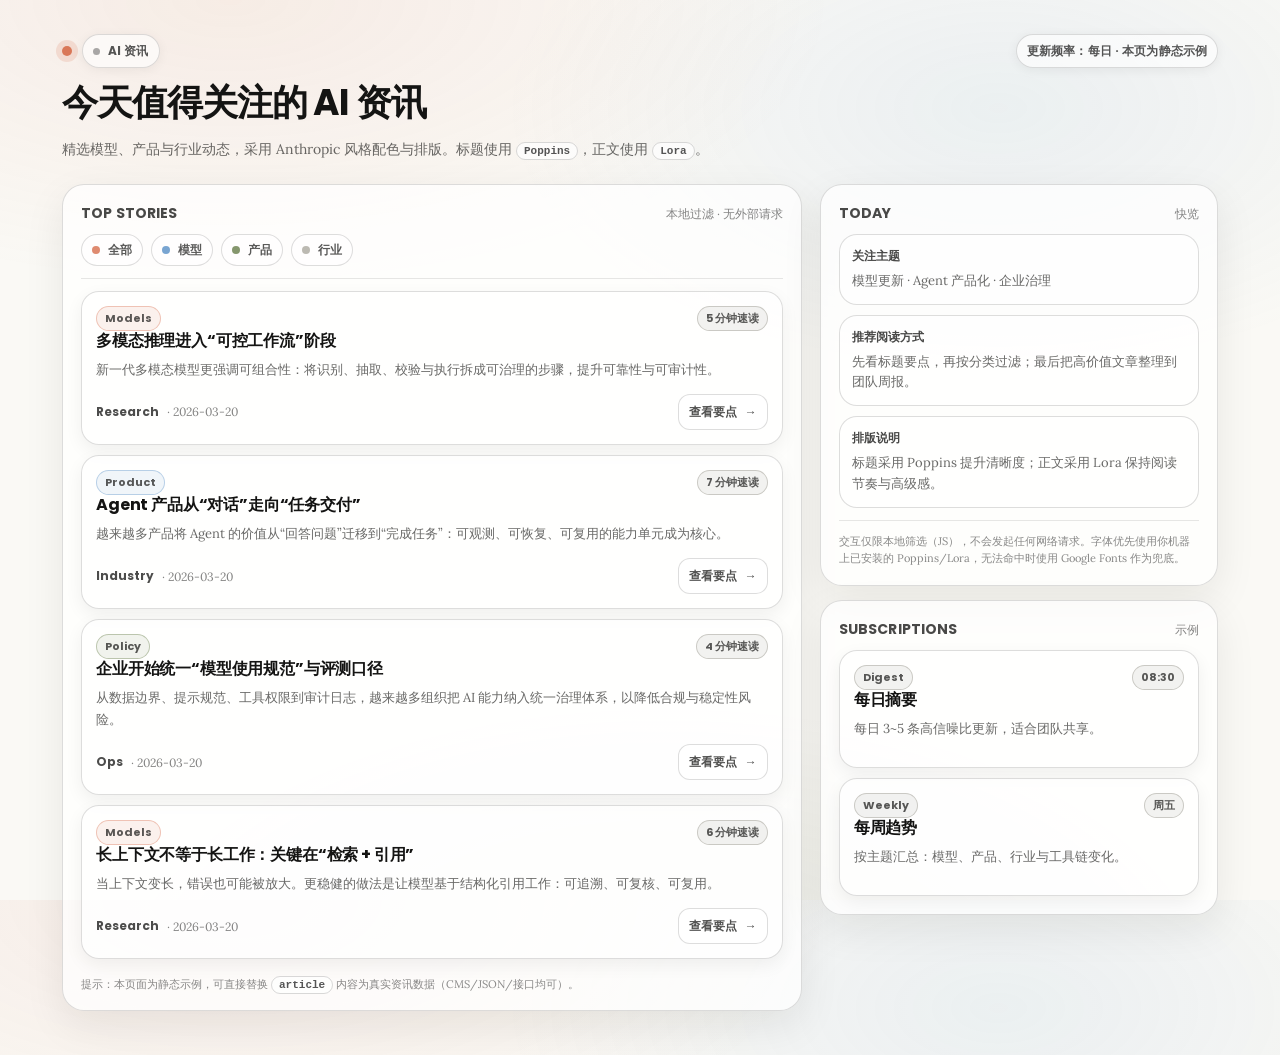
<file: slides/ai-news/index.html>
<!doctype html>
<html lang="zh-CN">
  <head>
    <meta charset="UTF-8" />
    <meta name="viewport" content="width=device-width, initial-scale=1" />
    <title>AI 资讯 · Anthropic 风格</title>

    <!-- Optional online fallback (kept lightweight). Local installed fonts take precedence. -->
    <link rel="preconnect" href="https://fonts.googleapis.com" />
    <link rel="preconnect" href="https://fonts.gstatic.com" crossorigin />
    <link
      href="https://fonts.googleapis.com/css2?family=Lora:wght@400;500;600;700&family=Poppins:wght@500;600;700;800&display=swap"
      rel="stylesheet"
    />

    <style>
      :root {
        --bg: #faf9f5;
        --card: rgba(255, 255, 255, 0.72);
        --stroke: rgba(20, 20, 19, 0.14);
        --stroke-strong: rgba(20, 20, 19, 0.22);
        --shadow: 0 14px 40px rgba(20, 20, 19, 0.08);

        --text: #141413;
        --muted: rgba(20, 20, 19, 0.64);
        --muted2: rgba(20, 20, 19, 0.52);

        --accent: #d97757;
        --accent2: #6a9bcc;
        --accent3: #788c5d;

        --radius: 22px;
        --radius2: 18px;
      }

      * {
        box-sizing: border-box;
      }

      html,
      body {
        height: 100%;
      }

      body {
        margin: 0;
        background: radial-gradient(1100px 520px at 18% 0%, rgba(217, 119, 87, 0.10), transparent 55%),
          radial-gradient(900px 480px at 78% 12%, rgba(106, 155, 204, 0.10), transparent 55%),
          radial-gradient(1000px 520px at 52% 110%, rgba(120, 140, 93, 0.10), transparent 55%),
          var(--bg);
        color: var(--text);
        -webkit-font-smoothing: antialiased;
        -moz-osx-font-smoothing: grayscale;
        font-family: Lora, Georgia, serif;
      }

      .wrap {
        max-width: 1200px;
        margin: 0 auto;
        padding: 34px 22px 44px;
      }

      header {
        display: grid;
        gap: 14px;
        align-items: start;
      }

      .topline {
        display: flex;
        align-items: center;
        justify-content: space-between;
        gap: 12px;
        flex-wrap: wrap;
      }

      .brand {
        display: inline-flex;
        align-items: center;
        gap: 10px;
      }

      .mark {
        width: 10px;
        height: 10px;
        border-radius: 999px;
        background: var(--accent);
        box-shadow: 0 0 0 6px rgba(217, 119, 87, 0.18);
      }

      .pill {
        display: inline-flex;
        align-items: center;
        gap: 8px;
        padding: 7px 10px;
        border-radius: 999px;
        border: 1px solid var(--stroke);
        background: rgba(255, 255, 255, 0.62);
        box-shadow: 0 2px 12px rgba(20, 20, 19, 0.06);
        font-family: Poppins, Arial, sans-serif;
        font-size: 12px;
        font-weight: 650;
        color: rgba(20, 20, 19, 0.72);
        letter-spacing: 0.01em;
      }

      .pill .dot {
        width: 7px;
        height: 7px;
        border-radius: 999px;
        background: rgba(20, 20, 19, 0.36);
      }

      h1 {
        margin: 0;
        font-family: Poppins, Arial, sans-serif;
        font-size: 36px;
        line-height: 1.15;
        letter-spacing: -0.03em;
      }

      .subtitle {
        margin: 0;
        max-width: 980px;
        font-size: 14px;
        line-height: 1.75;
        color: var(--muted);
      }

      .grid {
        margin-top: 22px;
        display: grid;
        grid-template-columns: 1fr;
        gap: 14px;
      }

      @media (min-width: 980px) {
        .grid {
          grid-template-columns: 1.3fr 0.7fr;
          gap: 18px;
          align-items: start;
        }
      }

      .card {
        border-radius: var(--radius);
        border: 1px solid var(--stroke);
        background: var(--card);
        box-shadow: var(--shadow);
        padding: 18px;
      }

      .card:hover {
        border-color: var(--stroke-strong);
      }

      .section-title {
        display: flex;
        align-items: baseline;
        justify-content: space-between;
        gap: 12px;
        margin-bottom: 10px;
      }

      .section-title h2 {
        margin: 0;
        font-family: Poppins, Arial, sans-serif;
        font-size: 14px;
        letter-spacing: 0.01em;
        text-transform: uppercase;
        color: rgba(20, 20, 19, 0.78);
      }

      .section-title .meta {
        font-size: 12px;
        color: var(--muted2);
      }

      .filters {
        display: flex;
        flex-wrap: wrap;
        gap: 8px;
      }

      .chip {
        display: inline-flex;
        align-items: center;
        gap: 8px;
        border-radius: 999px;
        border: 1px solid var(--stroke);
        background: rgba(255, 255, 255, 0.62);
        padding: 6px 10px;
        font-family: Poppins, Arial, sans-serif;
        font-size: 12px;
        font-weight: 600;
        color: rgba(20, 20, 19, 0.70);
        user-select: none;
      }

      .chip i {
        width: 8px;
        height: 8px;
        border-radius: 999px;
        display: inline-block;
      }

      .chip:nth-child(1) i {
        background: rgba(217, 119, 87, 0.85);
      }
      .chip:nth-child(2) i {
        background: rgba(106, 155, 204, 0.90);
      }
      .chip:nth-child(3) i {
        background: rgba(120, 140, 93, 0.90);
      }
      .chip:nth-child(4) i {
        background: rgba(176, 174, 165, 0.85);
      }

      .list {
        display: grid;
        gap: 10px;
      }

      article {
        border-radius: var(--radius2);
        border: 1px solid var(--stroke);
        background: rgba(255, 255, 255, 0.66);
        padding: 14px;
        box-shadow: 0 6px 18px rgba(20, 20, 19, 0.06);
        transition: transform 160ms ease, border-color 160ms ease, box-shadow 160ms ease;
      }

      article:hover {
        transform: translateY(-1px);
        border-color: var(--stroke-strong);
        box-shadow: 0 14px 26px rgba(20, 20, 19, 0.10);
      }

      .a-head {
        display: flex;
        align-items: flex-start;
        justify-content: space-between;
        gap: 12px;
      }

      .tag {
        display: inline-flex;
        align-items: center;
        border-radius: 999px;
        padding: 3px 8px;
        border: 1px solid var(--stroke);
        background: rgba(255, 255, 255, 0.68);
        font-family: Poppins, Arial, sans-serif;
        font-size: 11px;
        font-weight: 700;
        color: rgba(20, 20, 19, 0.70);
        white-space: nowrap;
      }

      .tag.orange {
        border-color: rgba(217, 119, 87, 0.38);
        background: rgba(217, 119, 87, 0.10);
      }

      .tag.blue {
        border-color: rgba(106, 155, 204, 0.42);
        background: rgba(106, 155, 204, 0.10);
      }

      .tag.green {
        border-color: rgba(120, 140, 93, 0.45);
        background: rgba(120, 140, 93, 0.10);
      }

      .tag.gray {
        border-color: rgba(176, 174, 165, 0.60);
        background: rgba(176, 174, 165, 0.16);
      }

      h3 {
        margin: 0;
        font-family: Poppins, Arial, sans-serif;
        font-size: 16px;
        line-height: 1.25;
        letter-spacing: -0.01em;
      }

      .excerpt {
        margin-top: 8px;
        font-size: 13px;
        line-height: 1.7;
        color: var(--muted);
      }

      .row {
        margin-top: 12px;
        display: flex;
        gap: 10px;
        align-items: center;
        justify-content: space-between;
        flex-wrap: wrap;
      }

      .source {
        display: inline-flex;
        align-items: center;
        gap: 8px;
        font-size: 12px;
        color: var(--muted2);
      }

      .source b {
        font-family: Poppins, Arial, sans-serif;
        font-weight: 700;
        color: rgba(20, 20, 19, 0.76);
      }

      .btn {
        display: inline-flex;
        align-items: center;
        gap: 8px;
        padding: 8px 10px;
        border-radius: 12px;
        border: 1px solid var(--stroke);
        background: rgba(255, 255, 255, 0.70);
        font-family: Poppins, Arial, sans-serif;
        font-size: 12px;
        font-weight: 650;
        color: rgba(20, 20, 19, 0.74);
        text-decoration: none;
      }

      .btn:hover {
        border-color: var(--stroke-strong);
      }

      .btn .arr {
        font-weight: 900;
      }

      .sidebar {
        display: grid;
        gap: 14px;
      }

      .kpi {
        display: grid;
        gap: 10px;
      }

      .kpi .box {
        border-radius: var(--radius2);
        border: 1px solid var(--stroke);
        background: rgba(255, 255, 255, 0.66);
        padding: 12px;
      }

      .kpi .box .k {
        font-family: Poppins, Arial, sans-serif;
        font-weight: 800;
        font-size: 12px;
        color: rgba(20, 20, 19, 0.78);
      }

      .kpi .box .v {
        margin-top: 6px;
        font-size: 13px;
        line-height: 1.6;
        color: var(--muted);
      }

      .tiny {
        font-size: 11px;
        color: rgba(20, 20, 19, 0.50);
        line-height: 1.55;
      }

      .divider {
        height: 1px;
        width: 100%;
        background: rgba(20, 20, 19, 0.10);
        margin: 12px 0;
      }

      .footer {
        margin-top: 18px;
        font-size: 11px;
        color: rgba(20, 20, 19, 0.50);
      }

      .mono {
        font-family: ui-monospace, SFMono-Regular, Menlo, Monaco, Consolas, "Liberation Mono", "Courier New",
          monospace;
        font-size: 11px;
        font-weight: 800;
        padding: 2px 7px;
        border-radius: 999px;
        border: 1px solid rgba(20, 20, 19, 0.16);
        background: rgba(255, 255, 255, 0.70);
        color: rgba(20, 20, 19, 0.72);
      }

      /* Lightweight "fake" interactivity: local filtering (no network) */
      .is-hidden {
        display: none !important;
      }
    </style>
  </head>

  <body>
    <div class="wrap">
      <header>
        <div class="topline">
          <div class="brand">
            <span class="mark" aria-hidden="true"></span>
            <span class="pill"><span class="dot" aria-hidden="true"></span> AI 资讯</span>
          </div>
          <span class="pill">更新频率：每日 · 本页为静态示例</span>
        </div>

        <h1>今天值得关注的 AI 资讯</h1>
        <p class="subtitle">
          精选模型、产品与行业动态，采用 Anthropic 风格配色与排版。标题使用 <span class="mono">Poppins</span>，正文使用
          <span class="mono">Lora</span>。
        </p>
      </header>

      <div class="grid">
        <main class="card" aria-label="资讯列表">
          <div class="section-title">
            <h2>Top Stories</h2>
            <div class="meta">本地过滤 · 无外部请求</div>
          </div>

          <div class="filters" role="tablist" aria-label="分类筛选">
            <div class="chip" role="tab" aria-selected="true" data-filter="all"><i></i>全部</div>
            <div class="chip" role="tab" aria-selected="false" data-filter="models"><i></i>模型</div>
            <div class="chip" role="tab" aria-selected="false" data-filter="product"><i></i>产品</div>
            <div class="chip" role="tab" aria-selected="false" data-filter="policy"><i></i>行业</div>
          </div>

          <div class="divider"></div>

          <div class="list" id="list">
            <article data-tags="models">
              <div class="a-head">
                <div>
                  <div class="tag orange">Models</div>
                  <h3>多模态推理进入“可控工作流”阶段</h3>
                </div>
                <span class="tag gray">5 分钟速读</span>
              </div>
              <p class="excerpt">
                新一代多模态模型更强调可组合性：将识别、抽取、校验与执行拆成可治理的步骤，提升可靠性与可审计性。
              </p>
              <div class="row">
                <div class="source"><b>Research</b> · 2026-03-20</div>
                <a class="btn" href="#" onclick="return false;" aria-label="打开详情（示例）">查看要点 <span class="arr">→</span></a>
              </div>
            </article>

            <article data-tags="product">
              <div class="a-head">
                <div>
                  <div class="tag blue">Product</div>
                  <h3>Agent 产品从“对话”走向“任务交付”</h3>
                </div>
                <span class="tag gray">7 分钟速读</span>
              </div>
              <p class="excerpt">
                越来越多产品将 Agent 的价值从“回答问题”迁移到“完成任务”：可观测、可恢复、可复用的能力单元成为核心。
              </p>
              <div class="row">
                <div class="source"><b>Industry</b> · 2026-03-20</div>
                <a class="btn" href="#" onclick="return false;">查看要点 <span class="arr">→</span></a>
              </div>
            </article>

            <article data-tags="policy">
              <div class="a-head">
                <div>
                  <div class="tag green">Policy</div>
                  <h3>企业开始统一“模型使用规范”与评测口径</h3>
                </div>
                <span class="tag gray">4 分钟速读</span>
              </div>
              <p class="excerpt">
                从数据边界、提示规范、工具权限到审计日志，越来越多组织把 AI 能力纳入统一治理体系，以降低合规与稳定性风险。
              </p>
              <div class="row">
                <div class="source"><b>Ops</b> · 2026-03-20</div>
                <a class="btn" href="#" onclick="return false;">查看要点 <span class="arr">→</span></a>
              </div>
            </article>

            <article data-tags="models product">
              <div class="a-head">
                <div>
                  <div class="tag orange">Models</div>
                  <h3>长上下文不等于长工作：关键在“检索 + 引用”</h3>
                </div>
                <span class="tag gray">6 分钟速读</span>
              </div>
              <p class="excerpt">
                当上下文变长，错误也可能被放大。更稳健的做法是让模型基于结构化引用工作：可追溯、可复核、可复用。
              </p>
              <div class="row">
                <div class="source"><b>Research</b> · 2026-03-20</div>
                <a class="btn" href="#" onclick="return false;">查看要点 <span class="arr">→</span></a>
              </div>
            </article>
          </div>

          <div class="footer">
            提示：本页面为静态示例，可直接替换 <span class="mono">article</span> 内容为真实资讯数据（CMS/JSON/接口均可）。
          </div>
        </main>

        <aside class="sidebar" aria-label="侧边信息">
          <div class="card">
            <div class="section-title">
              <h2>Today</h2>
              <div class="meta">快览</div>
            </div>

            <div class="kpi">
              <div class="box">
                <div class="k">关注主题</div>
                <div class="v">模型更新 · Agent 产品化 · 企业治理</div>
              </div>
              <div class="box">
                <div class="k">推荐阅读方式</div>
                <div class="v">先看标题要点，再按分类过滤；最后把高价值文章整理到团队周报。</div>
              </div>
              <div class="box">
                <div class="k">排版说明</div>
                <div class="v">标题采用 Poppins 提升清晰度；正文采用 Lora 保持阅读节奏与高级感。</div>
              </div>
            </div>

            <div class="divider"></div>
            <div class="tiny">
              交互仅限本地筛选（JS），不会发起任何网络请求。字体优先使用你机器上已安装的 Poppins/Lora，无法命中时使用
              Google Fonts 作为兜底。
            </div>
          </div>

          <div class="card">
            <div class="section-title">
              <h2>Subscriptions</h2>
              <div class="meta">示例</div>
            </div>

            <div class="list">
              <article data-tags="_">
                <div class="a-head">
                  <div>
                    <div class="tag gray">Digest</div>
                    <h3>每日摘要</h3>
                  </div>
                  <span class="tag gray">08:30</span>
                </div>
                <p class="excerpt">每日 3~5 条高信噪比更新，适合团队共享。</p>
              </article>

              <article data-tags="_">
                <div class="a-head">
                  <div>
                    <div class="tag gray">Weekly</div>
                    <h3>每周趋势</h3>
                  </div>
                  <span class="tag gray">周五</span>
                </div>
                <p class="excerpt">按主题汇总：模型、产品、行业与工具链变化。</p>
              </article>
            </div>
          </div>
        </aside>
      </div>
    </div>

    <script>
      (function () {
        function setActive(el) {
          var chips = document.querySelectorAll('.chip[data-filter]');
          chips.forEach(function (c) {
            c.setAttribute('aria-selected', c === el ? 'true' : 'false');
          });
        }

        function applyFilter(filter) {
          var items = document.querySelectorAll('#list article');
          items.forEach(function (a) {
            var tags = (a.getAttribute('data-tags') || '').split(/\s+/).filter(Boolean);
            var show = filter === 'all' ? true : tags.indexOf(filter) !== -1;
            a.classList.toggle('is-hidden', !show);
          });
        }

        document.querySelectorAll('.chip[data-filter]').forEach(function (el) {
          el.addEventListener('click', function () {
            var f = el.getAttribute('data-filter') || 'all';
            setActive(el);
            applyFilter(f);
          });
        });
      })();
    </script>
  </body>
</html>
</file>
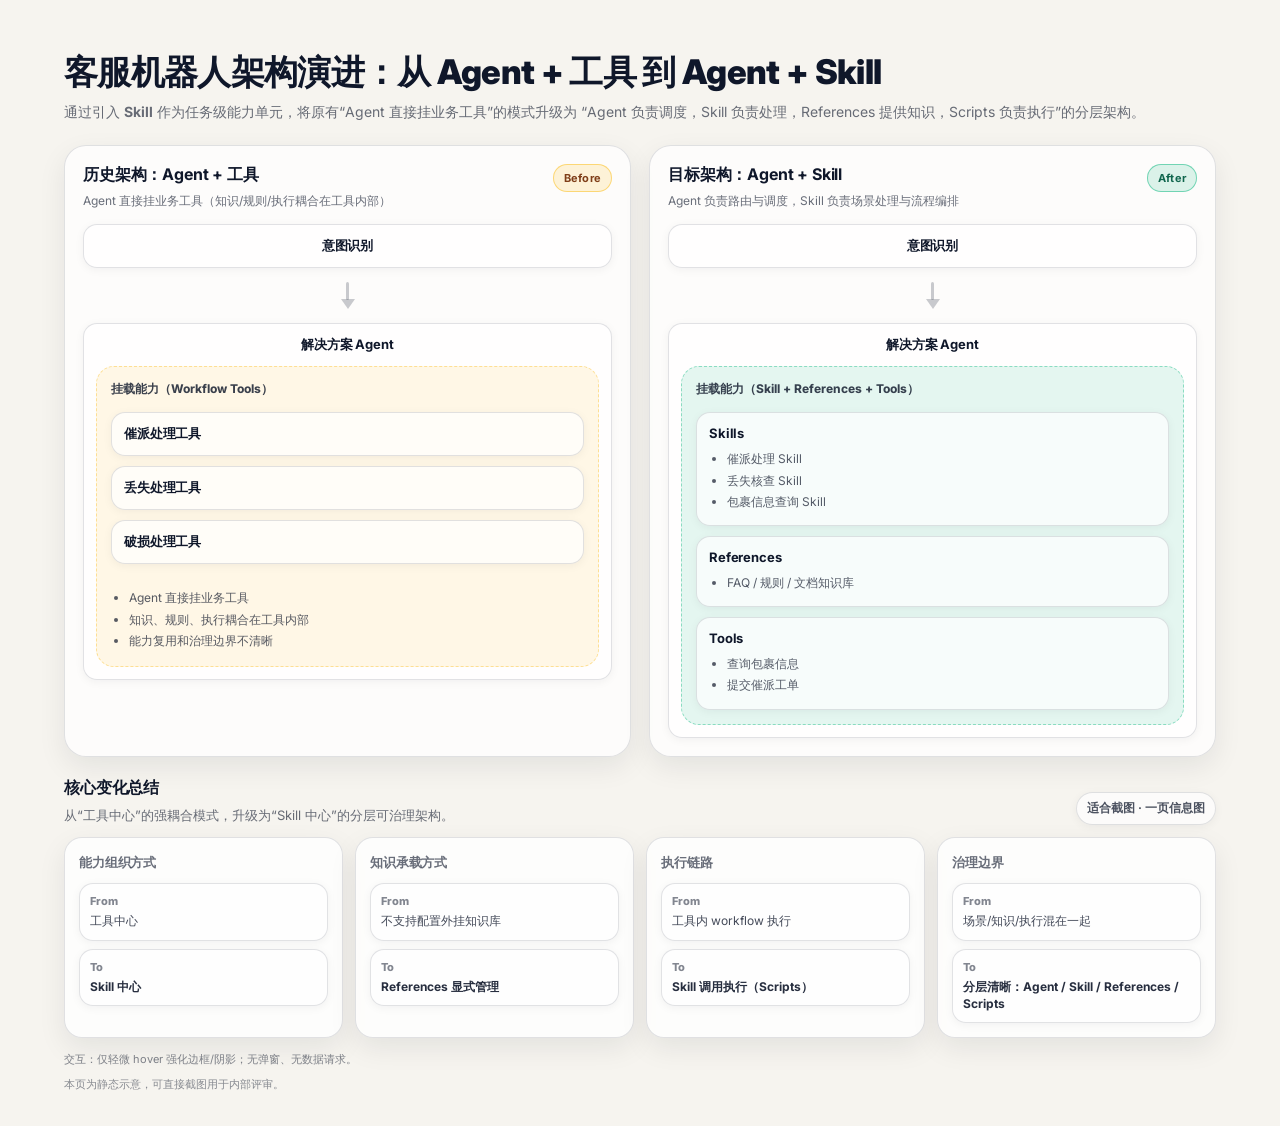
<file: slides/customer-bot-architecture/index.html>
<!doctype html>
<html lang="zh-CN">
  <head>
    <meta charset="UTF-8" />
    <meta name="viewport" content="width=device-width, initial-scale=1" />
    <title>客服机器人架构演进：Agent + 工具 → Agent + Skill</title>
    <link rel="preconnect" href="https://fonts.googleapis.com" />
    <link rel="preconnect" href="https://fonts.gstatic.com" crossorigin />
    <link
      href="https://fonts.googleapis.com/css2?family=Inter:wght@400;500;600;700;800&display=swap"
      rel="stylesheet"
    />
    <style>
      :root {
        --bg: #f6f4ef;
        --card: rgba(255, 255, 255, 0.78);
        --stroke: rgba(15, 23, 42, 0.12);
        --shadow: 0 10px 28px rgba(15, 23, 42, 0.08);
        --text: #0f172a;
        --muted: rgba(15, 23, 42, 0.62);
        --muted2: rgba(15, 23, 42, 0.52);

        --legacy-bg: rgba(251, 191, 36, 0.11);
        --legacy-stroke: rgba(251, 191, 36, 0.42);
        --legacy-pill: rgba(251, 191, 36, 0.16);
        --legacy-pill-stroke: rgba(251, 191, 36, 0.55);

        --target-bg: rgba(16, 185, 129, 0.11);
        --target-stroke: rgba(16, 185, 129, 0.42);
        --target-pill: rgba(16, 185, 129, 0.14);
        --target-pill-stroke: rgba(16, 185, 129, 0.52);

        --radius: 18px;
        --radius2: 22px;
      }

      * {
        box-sizing: border-box;
      }

      html,
      body {
        height: 100%;
      }

      body {
        margin: 0;
        background: var(--bg);
        color: var(--text);
        font-family: Inter, system-ui, -apple-system, Segoe UI, Roboto, Helvetica, Arial, sans-serif;
        -webkit-font-smoothing: antialiased;
        -moz-osx-font-smoothing: grayscale;
      }

      .wrap {
        max-width: 1200px;
        margin: 0 auto;
        padding: 38px 24px 34px;
      }

      .chip {
        display: inline-flex;
        align-items: center;
        gap: 8px;
        padding: 7px 10px;
        border-radius: 999px;
        border: 1px solid var(--stroke);
        background: rgba(255, 255, 255, 0.65);
        box-shadow: 0 2px 10px rgba(15, 23, 42, 0.05);
        font-size: 12px;
        font-weight: 650;
        color: rgba(15, 23, 42, 0.74);
      }

      .dot {
        width: 7px;
        height: 7px;
        border-radius: 999px;
        background: rgba(15, 23, 42, 0.35);
      }

      h1 {
        margin: 14px 0 0;
        font-size: 34px;
        letter-spacing: -0.02em;
        line-height: 1.15;
      }

      .subtitle {
        margin: 10px 0 0;
        max-width: 980px;
        font-size: 14px;
        line-height: 1.6;
        color: var(--muted);
        white-space: nowrap;
      }

      .grid {
        margin-top: 22px;
        display: grid;
        grid-template-columns: 1fr;
        gap: 16px;
      }

      @media (min-width: 1040px) {
        .grid {
          grid-template-columns: 1fr 1fr;
          gap: 18px;
          align-items: stretch;
        }
      }

      .panel {
        background: rgba(255, 255, 255, 0.72);
        border: 1px solid var(--stroke);
        border-radius: var(--radius2);
        box-shadow: var(--shadow);
        padding: 18px;
      }

      .panel-header {
        display: flex;
        align-items: flex-start;
        justify-content: space-between;
        gap: 14px;
      }

      .panel h2 {
        margin: 0;
        font-size: 16px;
        letter-spacing: -0.01em;
      }

      .panel .hint {
        margin-top: 6px;
        font-size: 12px;
        line-height: 1.5;
        color: var(--muted);
      }

      .badge {
        display: inline-flex;
        align-items: center;
        border-radius: 999px;
        border: 1px solid var(--stroke);
        background: rgba(255, 255, 255, 0.7);
        padding: 6px 10px;
        font-size: 11px;
        font-weight: 700;
        letter-spacing: 0.02em;
        color: rgba(15, 23, 42, 0.75);
      }

      .badge.legacy {
        border-color: var(--legacy-pill-stroke);
        background: var(--legacy-pill);
        color: rgba(120, 53, 15, 0.95);
      }

      .badge.target {
        border-color: var(--target-pill-stroke);
        background: var(--target-pill);
        color: rgba(6, 95, 70, 0.95);
      }

      .flow {
        margin-top: 14px;
        border-radius: 14px;
        border: 1px solid var(--stroke);
        background: rgba(255, 255, 255, 0.55);
        padding: 10px 12px;
        display: flex;
        align-items: center;
        justify-content: space-between;
        gap: 8px;
        font-size: 12px;
        color: rgba(15, 23, 42, 0.78);
      }

      .flow strong {
        color: rgba(15, 23, 42, 0.92);
      }

      .arrowi {
        display: inline-flex;
        align-items: center;
        gap: 6px;
        color: rgba(15, 23, 42, 0.36);
      }

      .arrowi::before {
        content: "";
        width: 22px;
        height: 1px;
        background: rgba(15, 23, 42, 0.24);
      }

      .stack {
        margin-top: 14px;
        display: grid;
        gap: 10px;
      }

      .box {
        border-radius: 14px;
        border: 1px solid var(--stroke);
        background: rgba(255, 255, 255, 0.7);
        box-shadow: 0 2px 10px rgba(15, 23, 42, 0.05);
        padding: 12px 12px;
        transition: box-shadow 160ms ease, border-color 160ms ease, transform 160ms ease;
      }

      .box:hover {
        box-shadow: 0 8px 20px rgba(15, 23, 42, 0.10);
        border-color: rgba(15, 23, 42, 0.22);
        transform: translateY(-1px);
      }

      .box-title {
        display: flex;
        justify-content: space-between;
        align-items: flex-start;
        gap: 10px;
      }

      .box-title.center {
        justify-content: center;
        align-items: center;
        text-align: center;
      }

      .box-title.center .badge {
        margin-left: 10px;
      }

      .box h3 {
        margin: 0;
        font-size: 13px;
        letter-spacing: -0.01em;
      }

      .box .sub {
        margin-top: 4px;
        font-size: 12px;
        line-height: 1.45;
        color: var(--muted);
      }

      .dashed {
        border-radius: var(--radius);
        border: 1px dashed;
        padding: 14px;
      }

      .dashed.legacy {
        border-color: var(--legacy-stroke);
        background: var(--legacy-bg);
      }

      .dashed.target {
        border-color: var(--target-stroke);
        background: var(--target-bg);
      }

      .dashed-head {
        display: flex;
        align-items: baseline;
        justify-content: space-between;
        gap: 10px;
        margin-bottom: 10px;
      }

      .dashed-head .t {
        font-size: 12px;
        font-weight: 750;
        color: rgba(15, 23, 42, 0.82);
      }

      .dashed-head .s {
        font-size: 11px;
        color: rgba(15, 23, 42, 0.52);
      }

      .issues {
        margin-top: 8px;
        font-size: 12px;
        line-height: 1.6;
        color: rgba(15, 23, 42, 0.70);
      }

      .arrow-between {
        display: flex;
        flex-direction: column;
        align-items: center;
        justify-content: center;
        gap: 0;
        padding: 4px 0;
      }

      .arrow-between .line {
        width: 3px;
        height: 18px;
        border-radius: 999px;
        background: rgba(15, 23, 42, 0.22);
      }

      .arrow-between .head {
        width: 0;
        height: 0;
        margin-top: -1px;
        border-left: 7px solid transparent;
        border-right: 7px solid transparent;
        border-top: 10px solid rgba(15, 23, 42, 0.22);
      }

      .issues ul {
        margin: 6px 0 0;
        padding-left: 18px;
      }

      .issues li {
        margin: 2px 0;
      }

      /* Center arrow */
      .center {
        display: none;
      }

      @media (min-width: 1040px) {
        .center {
          display: flex;
          align-items: center;
          justify-content: center;
        }
      }

      .upgrade {
        position: relative;
        width: 100%;
        height: 100%;
        display: flex;
        flex-direction: column;
        align-items: center;
        justify-content: center;
        gap: 12px;
      }

      .upgrade::before {
        content: "";
        position: absolute;
        top: 12px;
        bottom: 12px;
        left: 50%;
        width: 1px;
        transform: translateX(-50%);
        background: linear-gradient(180deg, transparent, rgba(15, 23, 42, 0.18), transparent);
      }

      .upgrade-card {
        z-index: 1;
        border-radius: 16px;
        border: 1px solid var(--stroke);
        background: rgba(255, 255, 255, 0.76);
        box-shadow: 0 10px 22px rgba(15, 23, 42, 0.08);
        padding: 12px 14px;
        text-align: center;
      }

      .upgrade-card .k {
        font-size: 12px;
        font-weight: 800;
        color: rgba(15, 23, 42, 0.78);
      }

      .upgrade-card .mini {
        margin-top: 6px;
        font-size: 11px;
        color: rgba(15, 23, 42, 0.56);
        display: flex;
        align-items: center;
        justify-content: center;
        gap: 8px;
      }

      .pill {
        display: inline-flex;
        align-items: center;
        border-radius: 999px;
        border: 1px solid var(--stroke);
        background: rgba(255, 255, 255, 0.7);
        padding: 3px 8px;
        font-weight: 700;
        color: rgba(15, 23, 42, 0.75);
      }

      .upgrade-arrow {
        z-index: 1;
        position: relative;
        width: 118px;
        height: 42px;
      }

      .upgrade-arrow .body {
        position: absolute;
        inset: 0;
        border-radius: 999px;
        border: 1px solid var(--stroke);
        background: rgba(255, 255, 255, 0.72);
        box-shadow: 0 8px 18px rgba(15, 23, 42, 0.08);
      }

      .upgrade-arrow .line {
        position: absolute;
        left: 20px;
        right: 26px;
        top: 50%;
        height: 4px;
        transform: translateY(-50%);
        border-radius: 999px;
        background: rgba(15, 23, 42, 0.22);
      }

      .upgrade-arrow .head {
        position: absolute;
        right: 12px;
        top: 50%;
        transform: translateY(-50%);
        width: 0;
        height: 0;
        border-top: 10px solid transparent;
        border-bottom: 10px solid transparent;
        border-left: 16px solid rgba(15, 23, 42, 0.22);
      }

      .upgrade-caption {
        z-index: 1;
        max-width: 180px;
        text-align: center;
        font-size: 12px;
        line-height: 1.55;
        color: rgba(15, 23, 42, 0.62);
      }

      /* Skill module */
      .skill {
        border-radius: 18px;
        border: 1px solid var(--stroke);
        background: rgba(255, 255, 255, 0.72);
        box-shadow: 0 2px 12px rgba(15, 23, 42, 0.06);
        padding: 14px;
        transition: box-shadow 160ms ease, border-color 160ms ease, transform 160ms ease;
      }

      .skill:hover {
        box-shadow: 0 10px 24px rgba(15, 23, 42, 0.10);
        border-color: rgba(15, 23, 42, 0.22);
        transform: translateY(-1px);
      }

      .skill-head {
        display: flex;
        align-items: flex-start;
        justify-content: space-between;
        gap: 10px;
      }

      .skill h4 {
        margin: 0;
        font-size: 13px;
        letter-spacing: -0.01em;
      }

      .skill .desc {
        margin-top: 6px;
        font-size: 12px;
        line-height: 1.55;
        color: rgba(15, 23, 42, 0.62);
      }

      .row {
        margin-top: 10px;
        display: grid;
        gap: 8px;
      }

      .minirow {
        display: flex;
        align-items: flex-start;
        justify-content: space-between;
        gap: 10px;
        border-radius: 14px;
        border: 1px solid var(--stroke);
        background: rgba(255, 255, 255, 0.6);
        padding: 10px 10px;
        box-shadow: 0 2px 10px rgba(15, 23, 42, 0.05);
        font-size: 12px;
        line-height: 1.35;
        color: rgba(15, 23, 42, 0.78);
      }

      .mono {
        display: inline-flex;
        align-items: center;
        height: 24px;
        padding: 0 8px;
        border-radius: 10px;
        border: 1px solid var(--stroke);
        background: rgba(255, 255, 255, 0.85);
        font-family: ui-monospace, SFMono-Regular, Menlo, Monaco, Consolas, "Liberation Mono", "Courier New",
          monospace;
        font-size: 11px;
        font-weight: 800;
        color: rgba(15, 23, 42, 0.86);
        white-space: nowrap;
      }

      .legend {
        margin-top: 10px;
        border-radius: 16px;
        border: 1px solid var(--stroke);
        background: rgba(255, 255, 255, 0.58);
        padding: 12px 12px;
        box-shadow: 0 2px 10px rgba(15, 23, 42, 0.05);
        font-size: 12px;
        color: rgba(15, 23, 42, 0.72);
      }

      .legend .line {
        display: flex;
        gap: 10px;
        align-items: flex-start;
        margin: 6px 0;
      }

      .legend .b {
        width: 7px;
        height: 7px;
        margin-top: 6px;
        border-radius: 999px;
        background: rgba(15, 23, 42, 0.35);
        flex: 0 0 auto;
      }

      /* Summary */
      .summary {
        margin-top: 20px;
      }

      .summary-head {
        display: flex;
        align-items: flex-end;
        justify-content: space-between;
        gap: 14px;
      }

      .summary h5 {
        margin: 0;
        font-size: 16px;
        letter-spacing: -0.01em;
      }

      .summary p {
        margin: 6px 0 0;
        font-size: 13px;
        color: var(--muted);
        line-height: 1.6;
      }

      .cards {
        margin-top: 12px;
        display: grid;
        grid-template-columns: 1fr;
        gap: 12px;
      }

      @media (min-width: 780px) {
        .cards {
          grid-template-columns: 1fr 1fr;
        }
      }

      @media (min-width: 1100px) {
        .cards {
          grid-template-columns: repeat(4, 1fr);
        }
      }

      .scard {
        border-radius: 18px;
        border: 1px solid var(--stroke);
        background: rgba(255, 255, 255, 0.78);
        box-shadow: var(--shadow);
        padding: 14px;
        transition: box-shadow 160ms ease, border-color 160ms ease, transform 160ms ease;
      }

      .scard:hover {
        box-shadow: 0 14px 30px rgba(15, 23, 42, 0.10);
        border-color: rgba(15, 23, 42, 0.22);
        transform: translateY(-1px);
      }

      .scard .t {
        font-size: 13px;
        font-weight: 800;
        letter-spacing: -0.01em;
        margin: 0;
      }

      .fromto {
        margin-top: 10px;
        display: grid;
        gap: 8px;
      }

      .kv {
        border-radius: 14px;
        border: 1px solid var(--stroke);
        background: rgba(255, 255, 255, 0.64);
        padding: 10px;
        box-shadow: 0 2px 10px rgba(15, 23, 42, 0.05);
        font-size: 12px;
        color: rgba(15, 23, 42, 0.78);
      }

      .kv .k {
        font-size: 11px;
        font-weight: 800;
        color: rgba(15, 23, 42, 0.52);
      }

      .kv .v {
        margin-top: 4px;
        line-height: 1.45;
      }

      .kv .v strong {
        color: rgba(15, 23, 42, 0.90);
      }

      .note {
        margin-top: 14px;
        font-size: 11px;
        color: rgba(15, 23, 42, 0.52);
      }

      .footer {
        margin-top: 10px;
        font-size: 11px;
        color: rgba(15, 23, 42, 0.48);
      }
    </style>
  </head>
  <body>
    <div class="wrap">
      <h1>客服机器人架构演进：从 <span style="font-weight: 850">Agent + 工具</span> 到 <span style="font-weight: 850">Agent + Skill</span></h1>
      <p class="subtitle">通过引入 <b>Skill</b> 作为任务级能力单元，将原有“Agent 直接挂业务工具”的模式升级为 “Agent 负责调度，Skill 负责处理，References 提供知识，Scripts 负责执行”的分层架构。</p>

      <div class="grid">
        <!-- Left -->
        <section class="panel" aria-label="历史架构 Agent + 工具">
          <div class="panel-header">
            <div>
              <h2>历史架构：Agent + 工具</h2>
              <div class="hint">Agent 直接挂业务工具（知识/规则/执行耦合在工具内部）</div>
            </div>
            <div class="badge legacy">Before</div>
          </div>

          <div class="stack">
            <div class="box">
              <div class="box-title center"><h3>意图识别</h3></div>
            </div>

            <div class="arrow-between" aria-hidden="true">
              <div class="line"></div>
              <div class="head"></div>
            </div>

            <div class="box">
              <div class="box-title center"><h3>解决方案 Agent</h3></div>

              <div class="dashed legacy" style="margin-top: 12px">
                <div class="dashed-head">
                  <div class="t">挂载能力（Workflow Tools）</div>
                </div>

                <div class="stack">
                  <div class="box">
                    <div class="box-title"><h3>催派处理工具</h3></div>
                  </div>
                  <div class="box">
                    <div class="box-title"><h3>丢失处理工具</h3></div>
                  </div>
                  <div class="box">
                    <div class="box-title"><h3>破损处理工具</h3></div>
                  </div>

                  <div class="issues">
                    <ul>
                      <li>Agent 直接挂业务工具</li>
                      <li>知识、规则、执行耦合在工具内部</li>
                      <li>能力复用和治理边界不清晰</li>
                    </ul>
                  </div>
                </div>
              </div>
            </div>

          </div>
        </section>

        <!-- Right -->
        <section class="panel" aria-label="目标架构 Agent + Skill">
          <div class="panel-header">
            <div>
              <h2>目标架构：Agent + Skill</h2>
              <div class="hint">Agent 负责路由与调度，Skill 负责场景处理与流程编排</div>
            </div>
            <div class="badge target">After</div>
          </div>

          <div class="stack">
            <div class="box">
              <div class="box-title center"><h3>意图识别</h3></div>
            </div>

            <div class="arrow-between" aria-hidden="true">
              <div class="line"></div>
              <div class="head"></div>
            </div>

            <div class="box">
              <div class="box-title center"><h3>解决方案 Agent</h3></div>

              <div class="dashed target" style="margin-top: 12px">
                <div class="dashed-head">
                  <div class="t">挂载能力（Skill + References + Tools）</div>
                </div>

                <div class="stack">
                  <div class="box">
                    <div class="box-title"><h3>Skills</h3></div>
                    <div class="issues">
                      <ul>
                        <li>催派处理 Skill</li>
                        <li>丢失核查 Skill</li>
                        <li>包裹信息查询 Skill</li>
                      </ul>
                    </div>
                  </div>

                  <div class="box">
                    <div class="box-title"><h3>References</h3></div>
                    <div class="issues">
                      <ul>
                        <li>FAQ / 规则 / 文档知识库</li>
                      </ul>
                    </div>
                  </div>

                  <div class="box">
                    <div class="box-title"><h3>Tools</h3></div>
                    <div class="issues">
                      <ul>
                        <li>查询包裹信息</li>
                        <li>提交催派工单</li>
                      </ul>
                    </div>
                  </div>
                </div>
              </div>
            </div>

          </div>
        </section>
      </div>

      <section class="summary" aria-label="核心变化总结">
        <div class="summary-head">
          <div>
            <h5>核心变化总结</h5>
            <p>从“工具中心”的强耦合模式，升级为“Skill 中心”的分层可治理架构。</p>
          </div>
          <div class="chip" style="display: none" id="shot">适合截图 · 一页信息图</div>
        </div>

        <div class="cards">
          <div class="scard">
            <p class="t">能力组织方式</p>
            <div class="fromto">
              <div class="kv"><div class="k">From</div><div class="v">工具中心</div></div>
              <div class="kv"><div class="k">To</div><div class="v"><strong>Skill 中心</strong></div></div>
            </div>
          </div>

          <div class="scard">
            <p class="t">知识承载方式</p>
            <div class="fromto">
              <div class="kv"><div class="k">From</div><div class="v">不支持配置外挂知识库</div></div>
              <div class="kv"><div class="k">To</div><div class="v"><strong>References 显式管理</strong></div></div>
            </div>
          </div>

          <div class="scard">
            <p class="t">执行链路</p>
            <div class="fromto">
              <div class="kv"><div class="k">From</div><div class="v">工具内 workflow 执行</div></div>
              <div class="kv"><div class="k">To</div><div class="v"><strong>Skill 调用执行（Scripts）</strong></div></div>
            </div>
          </div>

          <div class="scard">
            <p class="t">治理边界</p>
            <div class="fromto">
              <div class="kv"><div class="k">From</div><div class="v">场景/知识/执行混在一起</div></div>
              <div class="kv"><div class="k">To</div><div class="v"><strong>分层清晰：Agent / Skill / References / Scripts</strong></div></div>
            </div>
          </div>
        </div>

        <div class="note">交互：仅轻微 hover 强化边框/阴影；无弹窗、无数据请求。</div>
        <div class="footer">本页为静态示意，可直接截图用于内部评审。</div>
      </section>
    </div>

    <script>
      // Show the “适合截图” chip on wider screens (simple enhancement)
      (function () {
        try {
          var el = document.getElementById("shot");
          if (!el) return;
          if (window.innerWidth >= 900) el.style.display = "inline-flex";
        } catch (e) {}
      })();
    </script>
  </body>
</html>
</file>
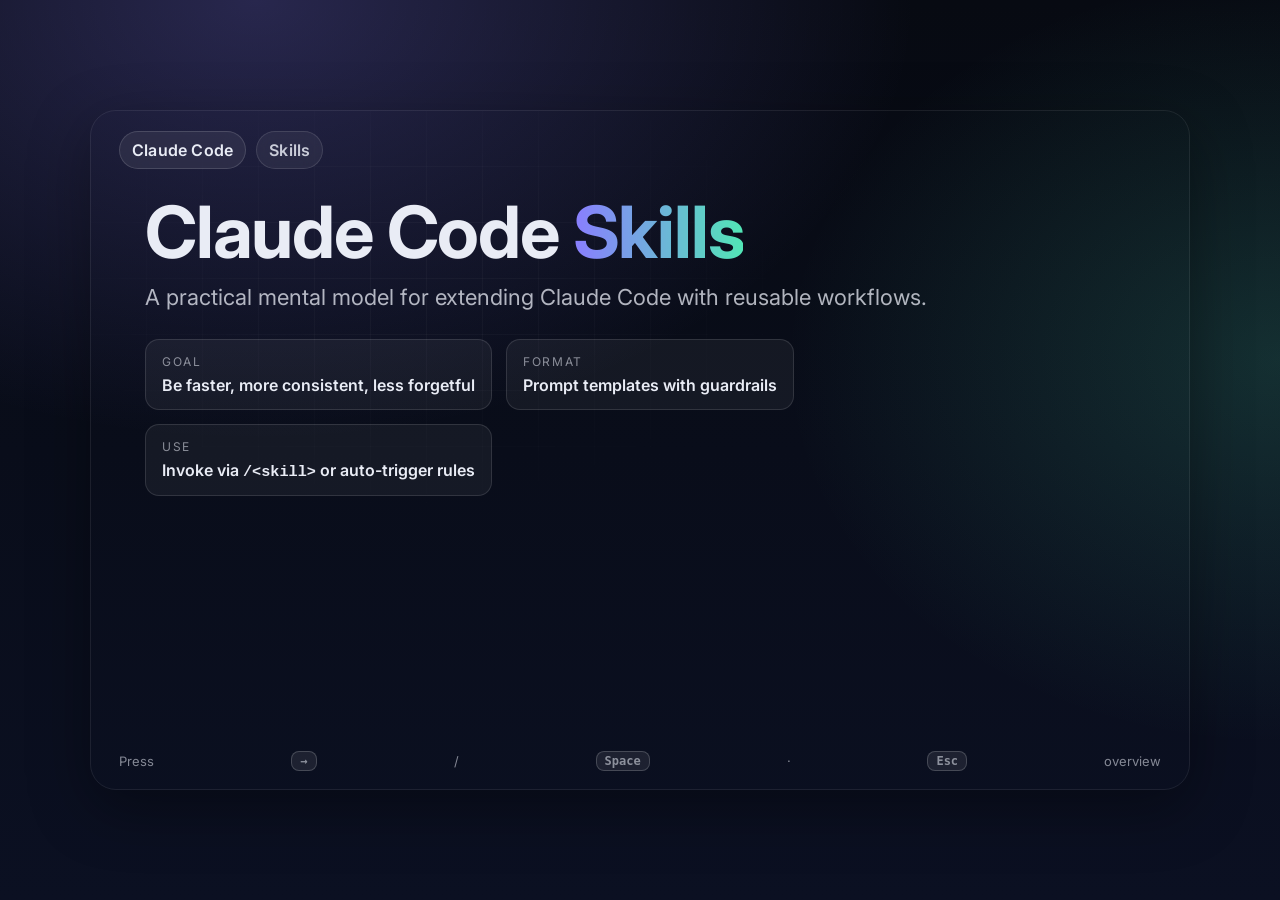
<file: slides/skill-slides/index.html>
<!doctype html>
<html lang="en">
<head>
  <meta charset="utf-8" />
  <meta name="viewport" content="width=device-width, initial-scale=1" />
  <title>Claude Code Skills — How they work</title>
  <link rel="preconnect" href="https://fonts.googleapis.com">
  <link rel="preconnect" href="https://fonts.gstatic.com" crossorigin>
  <link href="https://fonts.googleapis.com/css2?family=Inter:wght@400;600;700;800&display=swap" rel="stylesheet">
  <link rel="stylesheet" href="./styles.css" />
</head>
<body>
  <main class="deck" aria-label="Slide deck">

    <section class="slide is-active" data-theme="dark" data-step="0">
      <div class="bg-grid"></div>
      <header class="topbar">
        <div class="pill">Claude Code</div>
        <div class="pill subtle">Skills</div>
      </header>
      <div class="content">
        <h1 class="reveal">Claude Code <span class="accent">Skills</span></h1>
        <p class="lead reveal" style="--d: 80ms">A practical mental model for extending Claude Code with reusable workflows.</p>
        <div class="meta reveal" style="--d: 140ms">
          <div class="meta-item"><span class="k">Goal</span><span class="v">Be faster, more consistent, less forgetful</span></div>
          <div class="meta-item"><span class="k">Format</span><span class="v">Prompt templates with guardrails</span></div>
          <div class="meta-item"><span class="k">Use</span><span class="v">Invoke via <code>/&lt;skill&gt;</code> or auto-trigger rules</span></div>
        </div>
      </div>
      <footer class="footer">Press <kbd>→</kbd> / <kbd>Space</kbd> · <kbd>Esc</kbd> overview</footer>
    </section>

    <section class="slide" data-theme="light" data-step="1">
      <header class="topbar">
        <div class="pill">What is a skill?</div>
      </header>
      <div class="content">
        <h2 class="reveal">A <span class="accent">skill</span> is a reusable workflow</h2>
        <div class="cols">
          <div class="card reveal" style="--d: 80ms">
            <h3>Think “macro”</h3>
            <p>Encodes the steps you always repeat: what to inspect, what to output, what to avoid.</p>
          </div>
          <div class="card reveal" style="--d: 140ms">
            <h3>Think “policy”</h3>
            <p>Hard requirements (e.g., don’t run risky commands, don’t create docs) baked into the flow.</p>
          </div>
          <div class="card reveal" style="--d: 200ms">
            <h3>Think “interface”</h3>
            <p>A short name + a trigger = predictable behavior across sessions and projects.</p>
          </div>
        </div>
        <div class="callout reveal" style="--d: 260ms">
          <strong>Outcome:</strong> higher quality outputs with less prompting.
        </div>
      </div>
    </section>

    <section class="slide" data-theme="dark" data-step="2">
      <header class="topbar">
        <div class="pill">How it’s invoked</div>
      </header>
      <div class="content">
        <h2 class="reveal">Two ways to trigger</h2>
        <div class="cols">
          <div class="card dark reveal" style="--d: 90ms">
            <h3>Manual</h3>
            <pre><code>/&lt;skill-name&gt;</code></pre>
            <p>Explicitly run a skill when you want a known playbook.</p>
          </div>
          <div class="card dark reveal" style="--d: 160ms">
            <h3>Automatic</h3>
            <pre><code>TRIGGER when: ...
DO NOT TRIGGER when: ...</code></pre>
            <p>Claude suggests / uses a skill based on context (imports, intent, files).</p>
          </div>
        </div>
        <div class="timeline reveal" style="--d: 220ms">
          <div class="t">
            <span class="dot"></span>
            <div>
              <div class="t-title">You ask</div>
              <div class="t-body">“Create a PR” or “use Anthropic SDK”</div>
            </div>
          </div>
          <div class="t">
            <span class="dot"></span>
            <div>
              <div class="t-title">Skill expands</div>
              <div class="t-body">A longer, structured instruction set is injected</div>
            </div>
          </div>
          <div class="t">
            <span class="dot"></span>
            <div>
              <div class="t-title">Tools execute</div>
              <div class="t-body">Bash/Read/Edit/etc — in a safe, repeatable order</div>
            </div>
          </div>
        </div>
      </div>
    </section>

    <section class="slide" data-theme="light" data-step="3">
      <header class="topbar">
        <div class="pill">Where skills live</div>
      </header>
      <div class="content">
        <h2 class="reveal">Local, project, or shared</h2>
        <div class="cols">
          <div class="card reveal" style="--d: 80ms">
            <h3>Shared skills directory</h3>
            <p>Example: <code>~/.claude/skills</code></p>
            <p class="small">Great for personal playbooks you use everywhere.</p>
          </div>
          <div class="card reveal" style="--d: 140ms">
            <h3>Project conventions</h3>
            <p>Teams can standardize workflows via repo docs &amp; instructions.</p>
            <p class="small">Great for “how we do things here”.</p>
          </div>
          <div class="card reveal" style="--d: 200ms">
            <h3>Composable</h3>
            <p>Multiple skills can exist side-by-side (e.g., API, UI, testing, docs).</p>
            <p class="small">Pick the right tool for the job.</p>
          </div>
        </div>
        <div class="codeblock reveal" style="--d: 260ms">
<pre><code>~/.claude/skills/
  brand-guidelines/
  frontend-slides/
  ...</code></pre>
        </div>
      </div>
    </section>

    <section class="slide" data-theme="dark" data-step="4">
      <header class="topbar">
        <div class="pill">Why it matters</div>
      </header>
      <div class="content">
        <h2 class="reveal">Skills optimize for <span class="accent">reliability</span></h2>
        <div class="grid2">
          <div class="card dark reveal" style="--d: 80ms">
            <h3>Consistency</h3>
            <p>Same high-quality process every time (no missed steps).</p>
          </div>
          <div class="card dark reveal" style="--d: 130ms">
            <h3>Safety</h3>
            <p>Built-in guardrails around risky actions (push, delete, reset).</p>
          </div>
          <div class="card dark reveal" style="--d: 180ms">
            <h3>Speed</h3>
            <p>Less re-explaining. More doing. Better defaults.</p>
          </div>
          <div class="card dark reveal" style="--d: 230ms">
            <h3>Knowledge capture</h3>
            <p>Turns tribal knowledge into an executable checklist.</p>
          </div>
        </div>
      </div>
    </section>

    <section class="slide" data-theme="light" data-step="5">
      <header class="topbar">
        <div class="pill">Anatomy</div>
      </header>
      <div class="content">
        <h2 class="reveal">A skill is mostly <span class="accent">instructions</span></h2>
        <div class="codeblock reveal" style="--d: 90ms">
<pre><code>TRIGGER when: user asks to create a pull request
DO NOT TRIGGER when: user is just asking questions

Steps:
  1) Inspect status/diff/log
  2) Draft title + summary
  3) Push branch if needed
  4) Create PR with gh

Rules:
  - don't force-push
  - don't bypass hooks
  - ask before destructive ops</code></pre>
        </div>
        <div class="callout reveal" style="--d: 160ms">
          <strong>Tip:</strong> Write skills like you’re coaching a teammate. Make the “order of operations” explicit.
        </div>
      </div>
    </section>

    <section class="slide" data-theme="dark" data-step="6">
      <header class="topbar">
        <div class="pill">Best practices</div>
      </header>
      <div class="content">
        <h2 class="reveal">Designing good skills</h2>
        <ul class="checklist">
          <li class="reveal" style="--d: 70ms"><span class="check"></span><span><strong>Scope tightly:</strong> one job, one flow.</span></li>
          <li class="reveal" style="--d: 120ms"><span class="check"></span><span><strong>Tool-first:</strong> Read/Grep/Edit before guessing.</span></li>
          <li class="reveal" style="--d: 170ms"><span class="check"></span><span><strong>Safety gates:</strong> confirm hard-to-reverse actions.</span></li>
          <li class="reveal" style="--d: 220ms"><span class="check"></span><span><strong>Outputs:</strong> specify format (bullets, checklists, code blocks).</span></li>
          <li class="reveal" style="--d: 270ms"><span class="check"></span><span><strong>Triggers:</strong> keep them specific to avoid spam.</span></li>
        </ul>
        <div class="callout subtle reveal" style="--d: 320ms">
          <strong>Rule of thumb:</strong> if you had to prompt it twice, it probably deserves a skill.
        </div>
      </div>
    </section>

    <section class="slide" data-theme="light" data-step="7">
      <header class="topbar">
        <div class="pill">Try it</div>
      </header>
      <div class="content">
        <h2 class="reveal">A tiny demo script</h2>
        <div class="cols">
          <div class="card reveal" style="--d: 80ms">
            <h3>Ask</h3>
            <pre><code>Create a PR for my branch</code></pre>
          </div>
          <div class="card reveal" style="--d: 150ms">
            <h3>Run</h3>
            <pre><code>/pr</code></pre>
          </div>
          <div class="card reveal" style="--d: 220ms">
            <h3>Get</h3>
            <pre><code>Title
Summary
Test plan checklist
PR URL</code></pre>
          </div>
        </div>
        <div class="callout reveal" style="--d: 280ms">
          Swap <code>/pr</code> with any skill you’ve installed. The point is repeatability.
        </div>
      </div>
    </section>

    <section class="slide" data-theme="dark" data-step="8">
      <div class="bg-orb a"></div>
      <div class="bg-orb b"></div>
      <header class="topbar">
        <div class="pill">Wrap</div>
      </header>
      <div class="content">
        <h2 class="reveal">Takeaways</h2>
        <div class="takeaways">
          <div class="take reveal" style="--d: 90ms"><span class="n">1</span><span>Skills = reusable, safe workflows.</span></div>
          <div class="take reveal" style="--d: 150ms"><span class="n">2</span><span>Triggers make them discoverable and automatic.</span></div>
          <div class="take reveal" style="--d: 210ms"><span class="n">3</span><span>Design for clarity: steps, rules, outputs.</span></div>
        </div>
        <div class="cta reveal" style="--d: 280ms">
          <div>
            <div class="cta-title">Next:</div>
            <div class="cta-body">Pick one repeated task → write one skill → iterate.</div>
          </div>
          <div class="cta-kbd">
            <span class="kbd">R</span> restart · <span class="kbd">Esc</span> overview
          </div>
        </div>
      </div>
      <footer class="footer">Open <code>index.html</code> in a browser.</footer>
    </section>

  </main>

  <div class="overview" aria-hidden="true">
    <div class="overview-grid" id="overviewGrid"></div>
  </div>

  <script src="./slides.js"></script>
</body>
</html>
</file>
<file: slides/skill-slides/styles.css>
:root{
  --bg0:#070A12;
  --bg1:#0B1022;
  --fg:#E9ECF5;
  --muted:rgba(233,236,245,.75);
  --muted2:rgba(233,236,245,.55);
  --card:rgba(255,255,255,.06);
  --card2:rgba(11,16,34,.65);
  --stroke:rgba(255,255,255,.12);
  --accent:#8A7DFF;
  --accent2:#52E6B6;
  --shadow: 0 18px 60px rgba(0,0,0,.35);
  --radius:18px;
  --radius2:26px;
  --w: min(1100px, calc(100vw - 72px));
  --h: min(680px, calc(100vh - 92px));
}

*{box-sizing:border-box}
html,body{height:100%}
body{
  margin:0;
  font-family:Inter, system-ui, -apple-system, Segoe UI, Roboto, Helvetica, Arial, sans-serif;
  background: radial-gradient(1200px 800px at 20% 0%, rgba(138,125,255,.25), transparent 55%),
              radial-gradient(900px 700px at 100% 40%, rgba(82,230,182,.16), transparent 55%),
              linear-gradient(180deg, var(--bg0), var(--bg1));
  color:var(--fg);
  overflow:hidden;
}

.deck{position:relative; height:100%; display:grid; place-items:center;}

.slide{
  width:var(--w);
  height:var(--h);
  position:absolute;
  inset:auto;
  border-radius:var(--radius2);
  overflow:hidden;
  opacity:0;
  transform: translate3d(28px, 14px, 0) scale(.985);
  pointer-events:none;
  transition: opacity 360ms ease, transform 520ms cubic-bezier(.2,.8,.2,1);
  box-shadow: var(--shadow);
  border: 1px solid rgba(255,255,255,.08);
}
.slide.is-active{opacity:1; transform: translate3d(0,0,0) scale(1); pointer-events:auto;}

.slide[data-theme="light"]{
  background: radial-gradient(900px 700px at 15% 0%, rgba(138,125,255,.14), transparent 55%),
              radial-gradient(800px 700px at 100% 45%, rgba(82,230,182,.12), transparent 55%),
              linear-gradient(180deg, #F7F8FE, #EEF1FF);
  color:#0A0D1A;
  border: 1px solid rgba(0,0,0,.08);
}
.slide[data-theme="light"] .pill{background:rgba(0,0,0,.06); border-color:rgba(0,0,0,.10); color:#0A0D1A}
.slide[data-theme="light"] .pill.subtle{color:rgba(10,13,26,.7)}
.slide[data-theme="light"] .card{background:rgba(255,255,255,.72); border-color:rgba(0,0,0,.08)}
.slide[data-theme="light"] .codeblock, .slide[data-theme="light"] pre{background:rgba(10,13,26,.06); border-color:rgba(0,0,0,.08)}
.slide[data-theme="light"] .callout{background:rgba(138,125,255,.10); border-color:rgba(138,125,255,.22)}
.slide[data-theme="light"] .callout.subtle{background:rgba(10,13,26,.05); border-color:rgba(0,0,0,.08)}
.slide[data-theme="light"] .lead{color:rgba(10,13,26,.72)}
.slide[data-theme="light"] .small{color:rgba(10,13,26,.64)}
.slide[data-theme="light"] .timeline .t{border-color:rgba(0,0,0,.10)}
.slide[data-theme="light"] .timeline .dot{background:#0A0D1A}
.slide[data-theme="light"] .check{border-color:rgba(0,0,0,.18)}

.topbar{
  position:absolute; left:28px; right:28px; top:20px;
  display:flex; gap:10px; align-items:center;
}

.pill{
  display:inline-flex; align-items:center; gap:8px;
  padding:8px 12px;
  border-radius:999px;
  border:1px solid rgba(255,255,255,.14);
  background:rgba(255,255,255,.07);
  font-weight:600;
  letter-spacing:.2px;
  backdrop-filter: blur(10px);
}
.pill.subtle{opacity:.85; font-weight:600}

.content{position:relative; height:100%; padding:84px 54px 54px;}

h1{font-size:72px; line-height:1.02; margin:0 0 14px; letter-spacing:-1.2px}
h2{font-size:52px; line-height:1.05; margin:0 0 18px; letter-spacing:-.8px}

.lead{font-size:22px; line-height:1.4; max-width: 72ch; color:var(--muted); margin:0 0 26px;}

.accent{background:linear-gradient(90deg, var(--accent), var(--accent2)); -webkit-background-clip:text; background-clip:text; color:transparent}

.meta{display:flex; gap:14px; flex-wrap:wrap; margin-top:10px}
.meta-item{
  display:flex; flex-direction:column; gap:6px;
  min-width: 240px;
  padding:14px 16px;
  border:1px solid rgba(255,255,255,.12);
  border-radius:14px;
  background: rgba(255,255,255,.05);
}
.meta .k{font-size:12px; text-transform:uppercase; letter-spacing:.14em; color:var(--muted2)}
.meta .v{font-size:16px; font-weight:600}
code{font-family: ui-monospace, SFMono-Regular, Menlo, Monaco, Consolas, "Liberation Mono", "Courier New", monospace; font-size:.95em}

.cols{display:grid; grid-template-columns:repeat(3, 1fr); gap:16px; margin-top:18px}
.grid2{display:grid; grid-template-columns:repeat(2, 1fr); gap:16px; margin-top:22px}

.card{
  border-radius:var(--radius);
  border:1px solid rgba(255,255,255,.12);
  background:rgba(255,255,255,.06);
  padding:18px 18px 16px;
}
.card.dark{background:rgba(255,255,255,.05)}
.card h3{margin:0 0 10px; font-size:18px; letter-spacing:-.2px}
.card p{margin:0; font-size:16px; line-height:1.5; color:var(--muted)}
.slide[data-theme="light"] .card p{color:rgba(10,13,26,.70)}

.callout{
  margin-top:22px;
  padding:14px 16px;
  border-radius:16px;
  border:1px solid rgba(255,255,255,.16);
  background: rgba(138,125,255,.12);
}
.callout.subtle{background:rgba(255,255,255,.05)}

.codeblock{
  margin-top:18px;
  border-radius:18px;
  padding:14px 16px;
  border:1px solid rgba(255,255,255,.14);
  background: rgba(0,0,0,.18);
  overflow:auto;
}
pre{margin:0; padding:12px 14px; border-radius:14px; border:1px solid rgba(255,255,255,.14); background:rgba(0,0,0,.22); overflow:auto}

.footer{position:absolute; left:28px; right:28px; bottom:18px; font-size:13px; color:var(--muted2); display:flex; justify-content:space-between; align-items:center}

kbd, .kbd{
  display:inline-flex; align-items:center; justify-content:center;
  min-width: 26px;
  padding: 2px 8px;
  border-radius: 8px;
  border: 1px solid rgba(255,255,255,.18);
  background: rgba(255,255,255,.08);
  font-weight:700;
  font-size:12px;
  color:inherit;
}
.slide[data-theme="light"] kbd, .slide[data-theme="light"] .kbd{border-color:rgba(0,0,0,.16); background:rgba(10,13,26,.05)}

.timeline{margin-top:22px; display:flex; gap:14px; flex-direction:column; max-width: 720px}
.timeline .t{display:flex; gap:12px; align-items:flex-start; padding:14px 14px; border-radius:16px; border:1px solid rgba(255,255,255,.14); background: rgba(255,255,255,.05)}
.timeline .dot{width:10px; height:10px; border-radius:999px; background:var(--accent2); margin-top:6px; flex:0 0 auto}
.timeline .t-title{font-weight:800}
.timeline .t-body{color:var(--muted); margin-top:4px}

.checklist{list-style:none; padding:0; margin:20px 0 0; display:flex; flex-direction:column; gap:12px; max-width: 840px}
.checklist li{display:flex; gap:12px; align-items:flex-start; font-size:20px; line-height:1.35}
.check{width:22px; height:22px; border-radius:8px; border:1px solid rgba(255,255,255,.22); background:rgba(82,230,182,.12); box-shadow: inset 0 0 0 2px rgba(82,230,182,.10); margin-top:3px}
.slide[data-theme="light"] .check{background:rgba(82,230,182,.14)}

.takeaways{display:flex; flex-direction:column; gap:12px; margin-top:20px; max-width: 820px}
.take{display:flex; gap:12px; align-items:center; padding:14px 16px; border-radius:18px; border:1px solid rgba(255,255,255,.14); background:rgba(255,255,255,.05)}
.take .n{width:28px; height:28px; border-radius:12px; display:grid; place-items:center; font-weight:900; background:linear-gradient(135deg, rgba(138,125,255,.75), rgba(82,230,182,.55))}
.slide[data-theme="light"] .take .n{color:#0A0D1A}

.cta{margin-top:22px; padding:16px 18px; border-radius:20px; border:1px solid rgba(255,255,255,.14); background:rgba(255,255,255,.06); display:flex; justify-content:space-between; align-items:flex-end; gap:18px}
.cta-title{font-weight:900; letter-spacing:-.2px}
.cta-body{color:var(--muted); margin-top:6px}
.cta-kbd{color:var(--muted2); font-size:13px; white-space:nowrap}

/* Background accents */
.bg-grid{
  position:absolute; inset:-1px;
  background-image:
    linear-gradient(to right, rgba(255,255,255,.06) 1px, transparent 1px),
    linear-gradient(to bottom, rgba(255,255,255,.06) 1px, transparent 1px);
  background-size: 56px 56px;
  mask-image: radial-gradient(55% 55% at 30% 25%, black 15%, transparent 70%);
  opacity:.55;
}
.bg-orb{position:absolute; width:520px; height:520px; border-radius:999px; filter: blur(40px); opacity:.55}
.bg-orb.a{left:-120px; top:-140px; background: radial-gradient(circle at 30% 30%, rgba(138,125,255,.9), transparent 60%)}
.bg-orb.b{right:-140px; bottom:-180px; background: radial-gradient(circle at 30% 30%, rgba(82,230,182,.8), transparent 60%)}

/* Reveal animation */
.reveal{opacity:0; transform: translateY(10px); filter: blur(2px);}
.slide.is-active .reveal{animation: reveal 620ms cubic-bezier(.2,.8,.2,1) forwards; animation-delay: var(--d, 0ms)}
@keyframes reveal{to{opacity:1; transform: translateY(0); filter: blur(0)}}

/* Overview mode */
.overview{position:fixed; inset:0; background:rgba(0,0,0,.58); backdrop-filter: blur(10px); opacity:0; pointer-events:none; transition: opacity 220ms ease}
.overview.is-open{opacity:1; pointer-events:auto}
.overview-grid{display:grid; grid-template-columns:repeat(auto-fit, minmax(260px, 1fr)); gap:14px; padding:22px; height:100%; overflow:auto}
.thumb{aspect-ratio: 16 / 9; border-radius:16px; overflow:hidden; border:1px solid rgba(255,255,255,.16); background:rgba(255,255,255,.06); box-shadow: 0 10px 40px rgba(0,0,0,.25); cursor:pointer; position:relative}
.thumb .label{position:absolute; left:10px; bottom:10px; font-weight:800; font-size:12px; padding:6px 10px; border-radius:999px; background:rgba(0,0,0,.40); border:1px solid rgba(255,255,255,.18)}

/* Responsive */
@media (max-width: 860px){
  :root{--w: min(960px, calc(100vw - 28px)); --h: min(720px, calc(100vh - 28px));}
  .content{padding:78px 22px 40px}
  h1{font-size:52px}
  h2{font-size:38px}
  .cols{grid-template-columns:1fr;}
  .grid2{grid-template-columns:1fr;}
}
</file>
